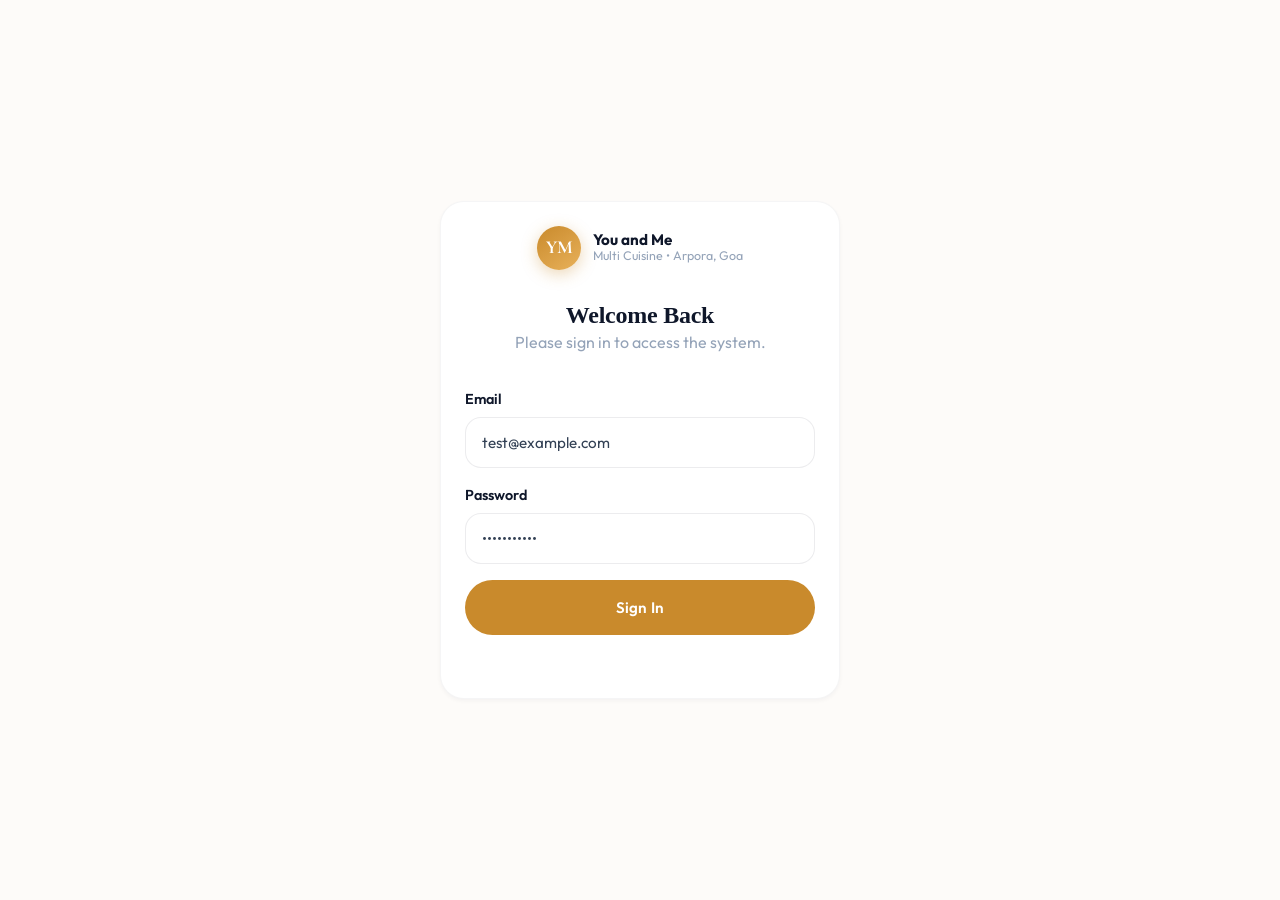
<file: index.html>
<!DOCTYPE html>
<html lang="en">
  <head>
    <meta charset="UTF-8" />
    <meta name="viewport" content="width=device-width, initial-scale=1.0" />
    <title>You and Me Multi Cuisine | Authentic Indian &amp; Goan Flavours in Arpora</title>
    <meta
      name="description"
      content="Discover You and Me Multi Cuisine in Arpora, Goa for authentic Indian favourites, Goan seafood specials, family dining, and table reservations."
    />
    <meta
      name="keywords"
      content="You and Me Multi Cuisine, Arpora restaurant, Goa restaurant, Indian food in Arpora, Goan seafood, family dining Goa"
    />
    <link rel="icon" href="assets/favicon.svg" type="image/svg+xml" />
    <link rel="preconnect" href="https://fonts.googleapis.com" />
    <link rel="preconnect" href="https://fonts.gstatic.com" crossorigin />
    <link
      href="https://fonts.googleapis.com/css2?family=Cormorant+Garamond:wght@600;700&family=Outfit:wght@400;500;600;700&display=swap"
      rel="stylesheet"
    />
    <link rel="stylesheet" href="styles.css" />
    <script defer src="script.js"></script>
    <script type="application/ld+json">
      {
        "@context": "https://schema.org",
        "@type": "Restaurant",
        "name": "You and Me Multi Cuisine",
        "servesCuisine": ["Indian", "Goan", "Seafood", "Multi Cuisine"],
        "address": {
          "@type": "PostalAddress",
          "addressLocality": "Arpora",
          "addressRegion": "Goa",
          "addressCountry": "IN"
        },
        "acceptsReservations": true,
        "priceRange": "₹₹",
        "description": "Family-friendly restaurant in Arpora serving Indian classics, Goan seafood, and comforting multi-cuisine favourites."
      }
    </script>
  </head>
  <body class="loading">
    <a class="skip-link" href="#main-content">Skip to content</a>
    <header class="site-header">
      <div class="shell nav-shell">
        <a class="brand" href="index.html" aria-label="You and Me Multi Cuisine home">
          <span class="brand-mark">YM</span>
          <span class="brand-copy">
            <strong>You and Me</strong>
            <small>Multi Cuisine • Arpora, Goa</small>
          </span>
        </a>
        <button
          class="mobile-toggle"
          type="button"
          data-mobile-toggle
          aria-expanded="false"
          aria-controls="site-nav"
        >
          <span></span>
          <span></span>
          <span></span>
          <span class="sr-only">Toggle menu</span>
        </button>
        <nav class="site-nav" id="site-nav" data-site-nav aria-label="Primary">
          <a href="index.html">Home</a>
          <a href="about.html">About</a>
          <a href="order.html">Order</a>
          <a href="gallery.html">Gallery</a>
          <a href="reservations.html">Reservations</a>
          <a href="reviews.html">Reviews</a>
          <a href="contact.html">Contact</a>
          <a href="admin.html">Admin</a>
        </nav>
      </div>
    </header>

    <main id="main-content">
      <section class="hero">
        <div class="hero-bg">
          <img
            src="assets/images/hero-bg.png"
            alt="Beautifully arranged Indian dishes on a warm restaurant table"
            width="1600"
            height="800"
          />
        </div>
        <div class="hero-content">
          <div class="shell hero-grid">
            <div class="hero-panel reveal">
              <div class="hero-copy">
                <p class="eyebrow">Authentic Dining in Arpora</p>
                <h1>Authentic Indian &amp; Goan Flavours in Arpora</h1>
                <p class="lead">
                  From Butter Chicken to King Prawns Masala, experience a dining journey crafted
                  with passion, fresh ingredients, and warm Goan hospitality.
                </p>
                <div class="btn-row hero-actions">
                  <a class="btn" href="order.html">Build Your Order</a>
                  <a class="btn btn-secondary" href="reservations.html">Reserve a Table</a>
                </div>
                <ul class="hero-points">
                  <li>Family-friendly ambience</li>
                  <li>Fresh seafood favourites</li>
                  <li>Comfortable indoor seating</li>
                  <li>Perfect for celebrations</li>
                </ul>
              </div>
            </div>

            <div class="hero-side">
              <article class="kicker-card reveal">
                <p class="eyebrow">Dining Snapshot</p>
                <h2>Where local spice meets relaxed Goan evenings</h2>
                <p>
                  Built for family lunches, romantic dinners, and group gatherings with a menu that
                  balances Indian classics and seafood highlights.
                </p>
                <div class="kicker-grid" style="margin-top: 1.25rem">
                  <div>
                    <p class="stat-value">4.8</p>
                    <p class="muted">Guest satisfaction</p>
                  </div>
                  <div>
                    <p class="stat-value">30+</p>
                    <p class="muted">Signature dishes</p>
                  </div>
                </div>
              </article>

              <article class="info-card reveal">
                <h2>Today's highlights</h2>
                <ul class="mini-list">
                  <li>Butter Chicken with velvety tomato gravy</li>
                  <li>King Prawns Masala finished with coastal spices</li>
                  <li>Freshly prepared curries, grills, and breads</li>
                </ul>
                <div class="tag-row" style="margin-top: 1.25rem">
                  <span class="tag">Indoor Dining</span>
                  <span class="tag">Group Bookings</span>
                  <span class="tag">Seafood Specials</span>
                </div>
              </article>
            </div>
          </div>
        </div>
      </section>

      <section class="section">
        <div class="shell">
          <div class="section-head">
            <div>
              <p class="eyebrow">Featured Dishes</p>
              <h2>Guest favourites worth coming back for</h2>
            </div>
            <a class="btn-text" href="order.html">See the full menu</a>
          </div>
          <div class="card-grid four-up">
            <article class="preview-card reveal">
              <img
                src="assets/images/butter-chicken.png"
                alt="Butter Chicken served in a dark bowl with cream garnish"
                width="1200"
                height="900"
              />
              <div class="preview-card-copy">
                <div class="tag-row">
                  <span class="price-tag">₹455</span>
                </div>
                <h3>Butter Chicken</h3>
                <p class="muted">Rich, creamy, and balanced with a gentle smokiness.</p>
              </div>
            </article>
            <article class="preview-card reveal">
              <img
                src="assets/images/king-prawns.png"
                alt="King Prawns Masala on a white ceramic plate"
                width="1200"
                height="900"
                loading="lazy"
              />
              <div class="preview-card-copy">
                <div class="tag-row">
                  <span class="price-tag">₹695</span>
                </div>
                <h3>King Prawns Masala</h3>
                <p class="muted">A coastal signature layered with warmth, depth, and spice.</p>
              </div>
            </article>
            <article class="preview-card reveal">
              <img
                src="assets/images/goan-fish-curry.png"
                alt="Goan Fish Curry in a traditional clay bowl"
                width="1200"
                height="900"
                loading="lazy"
              />
              <div class="preview-card-copy">
                <div class="tag-row">
                  <span class="price-tag">₹355</span>
                </div>
                <h3>Goan Fish Curry</h3>
                <p class="muted">Bright coastal flavours built around a comforting curry base.</p>
              </div>
            </article>
            <article class="preview-card reveal">
              <img
                src="assets/images/chef-special.png"
                alt="Multi-cuisine platter with various curry dishes and naan"
                width="1200"
                height="900"
                loading="lazy"
              />
              <div class="preview-card-copy">
                <div class="tag-row">
                  <span class="price-tag">Chef's Pick</span>
                </div>
                <h3>Multi-Cuisine Platter</h3>
                <p class="muted">Ideal for groups wanting a mix of curries, rice, and breads.</p>
              </div>
            </article>
          </div>
        </div>
      </section>

      <section class="section-tight" style="background: var(--color-surface-warm)">
        <div class="shell">
          <div class="section-head">
            <div>
              <p class="eyebrow">Why Choose Us</p>
              <h2>Built for relaxed meals and memorable moments</h2>
            </div>
          </div>
          <div class="card-grid four-up">
            <article class="feature-card reveal">
              <h3>Fresh Seafood</h3>
              <p>Seafood favourites inspired by Goa's coast and prepared to order.</p>
            </article>
            <article class="feature-card reveal">
              <h3>Traditional Recipes</h3>
              <p>Comforting Indian mains prepared with familiar flavours and house balance.</p>
            </article>
            <article class="feature-card reveal">
              <h3>Family-Friendly Setting</h3>
              <p>Easy seating, welcoming service, and a menu that suits different tastes.</p>
            </article>
            <article class="feature-card reveal">
              <h3>Experienced Kitchen Team</h3>
              <p>Carefully crafted dishes that keep quality high from lunch through dinner.</p>
            </article>
          </div>
        </div>
      </section>

      <section class="section">
        <div class="shell">
          <div class="section-head">
            <div>
              <p class="eyebrow">Customer Reviews</p>
              <h2>What guests love about dining with us</h2>
            </div>
            <a class="btn-text" href="reviews.html">Read more reviews</a>
          </div>
          <div class="review-grid">
            <article class="review-card reveal">
              <div class="review-stars" aria-label="5 out of 5 stars">★★★★★</div>
              <p>
                "The seafood was fresh, the curries were full of flavour, and the whole place felt
                welcoming from the moment we walked in."
              </p>
              <p class="meta-line" style="margin-top: 1rem">A family dinner guest</p>
            </article>
            <article class="review-card reveal">
              <div class="review-stars" aria-label="5 out of 5 stars">★★★★★</div>
              <p>
                "Butter Chicken, naan, and the service were all spot on. A great option when you
                want quality food in Arpora."
              </p>
              <p class="meta-line" style="margin-top: 1rem">A returning holidaymaker</p>
            </article>
            <article class="review-card reveal">
              <div class="review-stars" aria-label="5 out of 5 stars">★★★★★</div>
              <p>
                "Perfect for groups. The menu has variety, portions are satisfying, and the space
                is comfortable for longer meals."
              </p>
              <p class="meta-line" style="margin-top: 1rem">A celebration booking guest</p>
            </article>
          </div>
        </div>
      </section>

      <section class="section-tight" style="background: var(--color-surface-warm)">
        <div class="shell">
          <div class="section-head">
            <div>
              <p class="eyebrow">Gallery Preview</p>
              <h2>A glimpse of the space, flavour, and atmosphere</h2>
            </div>
            <a class="btn-text" href="gallery.html">Open the gallery</a>
          </div>
          <div class="gallery-preview-grid card-grid three-up">
            <article class="preview-card reveal">
              <img
                src="assets/images/dining-room.png"
                alt="Warm restaurant interior with amber lighting"
                width="1200"
                height="900"
                loading="lazy"
              />
              <div class="preview-card-copy">
                <h3>Warm Dining Room</h3>
                <p class="muted">Soft lighting, comfortable seating, and an easy evening mood.</p>
              </div>
            </article>
            <article class="preview-card reveal">
              <img
                src="assets/images/seafood-night.png"
                alt="Luxurious seafood dinner spread"
                width="1200"
                height="900"
                loading="lazy"
              />
              <div class="preview-card-copy">
                <h3>Seafood Specials</h3>
                <p class="muted">Coastal dishes designed for leisurely lunches and dinner tables.</p>
              </div>
            </article>
            <article class="preview-card reveal">
              <img
                src="assets/images/family-table.png"
                alt="Family enjoying a meal together at the restaurant"
                width="1200"
                height="900"
                loading="lazy"
              />
              <div class="preview-card-copy">
                <h3>Family Dining Moments</h3>
                <p class="muted">A relaxed space for shared meals, reunions, and celebrations.</p>
              </div>
            </article>
          </div>
        </div>
      </section>

      <section class="section">
        <div class="shell">
          <div class="cta-banner reveal">
            <div class="cta-layout">
              <div>
                <p class="eyebrow" style="color: rgba(245, 240, 232, 0.6)">Reserve Your Table</p>
                <h2>
                  Planning a family meal, celebration, or quiet dinner in Arpora?
                </h2>
                <p>
                  Reserve ahead and let us make the table, timing, and food experience feel easy.
                </p>
              </div>
              <div class="btn-row">
                <a class="btn" href="reservations.html">Book Now</a>
                <a class="btn btn-secondary" href="contact.html">Contact Us</a>
              </div>
            </div>
          </div>
        </div>
      </section>
    </main>

    <footer class="site-footer">
      <div class="shell">
        <div class="footer-grid">
          <div>
            <a class="brand" href="index.html">
              <span class="brand-mark">YM</span>
              <span class="brand-copy">
                <strong>You and Me</strong>
                <small>Multi Cuisine • Arpora, Goa</small>
              </span>
            </a>
            <p class="muted" style="margin-top: 1rem; max-width: 50ch">
              A warm multi-cuisine dining destination for Indian favourites, seafood signatures,
              and family gatherings in Arpora.
            </p>
          </div>
          <div class="footer-links">
            <strong>Explore</strong>
            <a href="about.html">About Us</a>
            <a href="order.html">Order</a>
            <a href="gallery.html">Gallery</a>
            <a href="reviews.html">Reviews</a>
          </div>
          <div class="footer-contact">
            <strong>Visit</strong>
            <a href="contact.html">Arpora, Goa</a>
            <a href="reservations.html">Reserve a table</a>
            <a href="mailto:reservations@youandmemulticuisine.com">Email the team</a>
          </div>
        </div>
        <div class="footer-bottom">
          <span>© <span data-year></span> You and Me Multi Cuisine</span>
          <span>Multi-cuisine dining in Arpora, Goa.</span>
        </div>
      </div>
    </footer>
  </body>
</html>
</file>
<file: styles.css>
/* ===================================================================
   You and Me Multi Cuisine — Restaurant Website Styles
   Natural, warm, professional design for a Goan restaurant
   =================================================================== */

:root {
  /* Premium Refined Light Palette */
  --color-primary: #c98a2c;
  --color-primary-deep: #a8701e;
  --color-primary-light: #e8b15a;
  --color-secondary: #0f172a;
  --color-accent: #f8f1e5;
  --color-background: #fdfbf9;
  --color-surface: #ffffff;
  --color-surface-warm: #f6f3ed;
  --color-surface-dark: #1e293b;
  --color-text: #334155;
  --color-text-light: #64748b;
  --color-muted: #94a3b8;
  --color-border: rgba(15, 23, 42, 0.08);
  --color-border-light: rgba(15, 23, 42, 0.04);

  /* Shadows — Softer, more elevated */
  --shadow-sm: 0 2px 4px rgba(15, 23, 42, 0.04);
  --shadow-md: 0 8px 24px rgba(15, 23, 42, 0.06);
  --shadow-lg: 0 16px 40px rgba(15, 23, 42, 0.08);
  --shadow-xl: 0 24px 64px rgba(15, 23, 42, 0.12);

  /* Radii — slightly more modern/smooth */
  --radius-sm: 12px;
  --radius-md: 16px;
  --radius-lg: 24px;
  --radius-xl: 32px;
  --radius-pill: 999px;

  /* Spacing scale */
  --max-width: 1200px;
  --space-xs: 0.25rem;
  --space-sm: 0.5rem;
  --space-md: 1rem;
  --space-lg: 1.5rem;
  --space-xl: 2rem;
  --space-2xl: 3rem;
  --space-3xl: 4rem;
  --space-4xl: 5.5rem;
  --space-5xl: 7rem;

  --transition: 250ms cubic-bezier(0.4, 0, 0.2, 1);
  --transition-slow: 400ms cubic-bezier(0.4, 0, 0.2, 1);
}

/* ===================== RESET ===================== */
*,
*::before,
*::after {
  box-sizing: border-box;
}

html {
  scroll-behavior: smooth;
  overflow-x: hidden;
}

body {
  margin: 0;
  min-height: 100dvh;
  background: var(--color-background);
  color: var(--color-text);
  font-family: "Outfit", sans-serif;
  font-size: 16px;
  line-height: 1.65;
  -webkit-font-smoothing: antialiased;
  transition: opacity 300ms ease, transform 300ms ease;
  overflow-x: hidden;
}

body.loading {
  opacity: 0;
  transform: translateY(6px);
}

body.nav-open {
  overflow: hidden;
}

img {
  display: block;
  max-width: 100%;
}

a {
  color: inherit;
  text-decoration: none;
}

button,
input,
select,
textarea {
  font: inherit;
}

button {
  border: 0;
  background: none;
  cursor: pointer;
}

textarea {
  resize: vertical;
}

h1, h2, h3, h4, h5, h6 {
  margin: 0;
  font-family: "Cormorant Garamond", serif;
  line-height: 1.15;
  letter-spacing: -0.01em;
  color: var(--color-secondary);
}

p {
  margin: 0;
}

:focus-visible {
  outline: 2px solid var(--color-primary);
  outline-offset: 3px;
}

/* ===================== UTILITIES ===================== */
.skip-link {
  position: absolute;
  top: -3rem;
  left: 1rem;
  z-index: 2000;
  padding: 0.75rem 1rem;
  border-radius: var(--radius-pill);
  background: var(--color-secondary);
  color: #fff;
  transition: top var(--transition);
}

.skip-link:focus {
  top: 1rem;
}

.shell {
  width: min(calc(100% - 2.5rem), var(--max-width));
  margin: 0 auto;
}

.section {
  padding: var(--space-5xl) 0;
}

.section-tight {
  padding: var(--space-3xl) 0;
}

/* Alternate warm background for rhythm */
.section-warm {
  background: var(--color-surface-warm);
}

.section-dark {
  background: var(--color-surface-dark);
  color: #f0ebe4;
}

.section-dark h2,
.section-dark h3 {
  color: #f5f0e8;
}

.section-dark .muted {
  color: rgba(240, 235, 228, 0.65);
}

.section-head {
  display: flex;
  align-items: end;
  justify-content: space-between;
  gap: 1rem;
  margin-bottom: 2.5rem;
}

.section-head h2,
.section-head h1,
.section-head h3 {
  font-size: clamp(1.6rem, 3vw, 2.2rem);
}

.muted {
  color: var(--color-muted);
}

.sr-only {
  position: absolute;
  width: 1px;
  height: 1px;
  padding: 0;
  margin: -1px;
  overflow: hidden;
  clip: rect(0, 0, 0, 0);
  white-space: nowrap;
  border: 0;
}

/* ===================== EYEBROW ===================== */
.eyebrow {
  display: inline-block;
  margin: 0 0 0.75rem;
  color: var(--color-primary-deep);
  font-family: "Outfit", sans-serif;
  font-size: 0.85rem;
  font-weight: 600;
  letter-spacing: 0.15em;
  text-transform: uppercase;
}

/* Only hero and section heads get the line */
.hero-copy .eyebrow,
.page-copy .eyebrow,
.section-head .eyebrow {
  display: inline-flex;
  align-items: center;
  gap: 0.6rem;
}

.hero-copy .eyebrow::before,
.page-copy .eyebrow::before,
.section-head .eyebrow::before {
  content: "";
  width: 2rem;
  height: 2px;
  background: var(--color-primary);
  border-radius: 2px;
}

/* ===================== BUTTONS ===================== */
.btn-row {
  display: flex;
  flex-wrap: wrap;
  gap: 0.9rem;
}

.btn {
  display: inline-flex;
  align-items: center;
  justify-content: center;
  min-height: 48px;
  padding: 0.8rem 1.6rem;
  border: 2px solid transparent;
  border-radius: var(--radius-pill);
  background: var(--color-primary);
  color: #fff;
  font-weight: 600;
  font-size: 0.95rem;
  letter-spacing: 0.01em;
  position: relative;
  overflow: hidden;
  transition:
    transform var(--transition),
    background var(--transition),
    border-color var(--transition),
    box-shadow var(--transition);
}

.btn::after {
  content: '';
  position: absolute;
  top: 50%;
  left: 50%;
  width: 300%;
  height: 300%;
  background: rgba(255, 255, 255, 0.2);
  transform: translate(-50%, -50%) scale(0);
  border-radius: 50%;
  transition: transform 0.5s ease;
}

.btn:hover::after,
.btn:focus-visible::after {
  transform: translate(-50%, -50%) scale(1);
}

.btn:hover,
.btn:focus-visible {
  transform: translateY(-3px) scale(1.02);
  background: var(--color-primary-deep);
  box-shadow: 0 8px 24px rgba(184, 116, 45, 0.4);
}

.btn-secondary {
  background: transparent;
  color: var(--color-secondary);
  border-color: var(--color-border);
}

.btn-secondary:hover,
.btn-secondary:focus-visible {
  background: var(--color-surface);
  border-color: var(--color-primary-light);
  box-shadow: var(--shadow-md);
}

/* Dark-section button variant */
.section-dark .btn-secondary,
.cta-banner .btn-secondary {
  border-color: rgba(255, 255, 255, 0.25);
  color: #f0ebe4;
}

.cta-banner .btn-secondary:hover {
  background: rgba(255, 255, 255, 0.1);
  border-color: rgba(255, 255, 255, 0.4);
}

.btn-text {
  display: inline-flex;
  align-items: center;
  gap: 0.4rem;
  color: var(--color-primary-deep);
  font-weight: 600;
  font-size: 0.95rem;
}

.btn-text::after {
  content: "→";
  transition: transform var(--transition);
}

.btn-text:hover::after,
.btn-text:focus-visible::after {
  transform: translateX(4px);
}

/* ===================== CARDS ===================== */
/* Clean white card — used by default */
.card {
  border: 1px solid var(--color-border-light);
  border-radius: var(--radius-lg);
  background: var(--color-surface);
  box-shadow: var(--shadow-sm);
  transition: box-shadow var(--transition-slow), transform var(--transition);
}

.card:hover {
  box-shadow: var(--shadow-md);
}

/* Glass card — only for hero side, CTA, and special sections */
.glass-card {
  border: 1px solid rgba(255, 255, 255, 0.5);
  border-radius: var(--radius-lg);
  background: rgba(255, 255, 255, 0.7);
  backdrop-filter: blur(12px);
  box-shadow: var(--shadow-sm);
}

/* ===================== HEADER ===================== */
.site-header {
  position: sticky;
  top: 0;
  z-index: 1000;
  border-bottom: 1px solid rgba(255, 255, 255, 0.3);
  background: rgba(253, 251, 249, 0.75);
  backdrop-filter: blur(24px);
  box-shadow: 0 4px 20px rgba(15, 23, 42, 0.03);
  transition: background-color var(--transition);
}

.nav-shell {
  display: flex;
  align-items: center;
  justify-content: space-between;
  gap: 1rem;
  min-height: 76px;
}

.brand {
  display: inline-flex;
  align-items: center;
  gap: 0.75rem;
}

@keyframes floatMark {
  0%, 100% { transform: translateY(0) rotate(0deg); }
  50% { transform: translateY(-3px) rotate(3deg); }
}

.brand-mark {
  display: grid;
  place-items: center;
  width: 2.75rem;
  height: 2.75rem;
  border-radius: 50%;
  background: linear-gradient(145deg, var(--color-primary), var(--color-primary-light));
  color: #fff;
  font-family: "Cormorant Garamond", serif;
  font-size: 1.15rem;
  font-weight: 700;
  box-shadow: 0 4px 16px rgba(201, 138, 44, 0.35);
  transition: transform 0.4s cubic-bezier(0.175, 0.885, 0.32, 1.275);
}

.brand:hover .brand-mark {
  transform: scale(1.1) rotate(-5deg);
  animation: floatMark 2s ease-in-out infinite 0.4s;
}

.brand-copy {
  display: flex;
  flex-direction: column;
  line-height: 1.2;
}

.brand-copy strong {
  font-size: 0.95rem;
  color: var(--color-secondary);
}

.brand-copy small {
  color: var(--color-muted);
  font-size: 0.78rem;
}

.site-nav {
  display: flex;
  align-items: center;
  gap: 0.2rem;
}

.site-nav a {
  position: relative;
  min-height: 40px;
  padding: 0.6rem 0.85rem;
  border-radius: var(--radius-pill);
  color: var(--color-text-light);
  font-size: 0.92rem;
  font-weight: 500;
  transition:
    color var(--transition),
    background var(--transition);
  overflow: hidden;
  z-index: 1;
}

.site-nav a::before {
  content: '';
  position: absolute;
  bottom: 0;
  left: 0;
  width: 100%;
  height: 100%;
  background: rgba(184, 116, 45, 0.08);
  transform: scaleY(0);
  transform-origin: bottom;
  transition: transform 0.3s ease;
  z-index: -1;
  border-radius: var(--radius-pill);
}

.site-nav a:hover::before,
.site-nav a:focus-visible::before,
.site-nav a[aria-current="page"]::before {
  transform: scaleY(1);
}

.site-nav a:hover,
.site-nav a:focus-visible,
.site-nav a[aria-current="page"] {
  color: var(--color-secondary);
}

.mobile-toggle {
  display: none;
  flex-direction: column;
  justify-content: center;
  gap: 0.25rem;
  width: 44px;
  height: 44px;
  padding: 0.7rem;
  border-radius: var(--radius-sm);
  background: transparent;
}

.mobile-toggle span {
  display: block;
  width: 100%;
  height: 2px;
  border-radius: 999px;
  background: var(--color-secondary);
  transition: transform var(--transition), opacity var(--transition);
}

/* ===================== HERO ===================== */
.hero {
  position: relative;
  padding: 0;
  overflow: hidden;
}

@keyframes slowZoom {
  0% { transform: scale(1); }
  100% { transform: scale(1.15); }
}

.hero-bg {
  position: relative;
  width: 100%;
  height: clamp(340px, 50vw, 520px);
  overflow: hidden;
}

.hero-bg img {
  width: 100%;
  height: 100%;
  object-fit: cover;
  animation: slowZoom 25s infinite alternate ease-in-out;
}

.hero-bg::after {
  content: "";
  position: absolute;
  inset: 0;
  background: linear-gradient(
    to bottom,
    rgba(26, 22, 17, 0.15) 0%,
    rgba(26, 22, 17, 0.4) 60%,
    rgba(250, 247, 242, 1) 100%
  );
}

.hero-content {
  position: relative;
  z-index: 2;
  margin-top: -6rem;
}

.hero-grid {
  display: grid;
  grid-template-columns: minmax(0, 1.3fr) minmax(300px, 0.7fr);
  gap: 1.5rem;
  align-items: start;
}

.hero-panel {
  background: var(--color-surface);
  border-radius: var(--radius-xl);
  padding: clamp(1.5rem, 3vw, 2.5rem);
  box-shadow: var(--shadow-xl);
  border: 1px solid var(--color-border-light);
}

.hero-copy h1 {
  max-width: 14ch;
  font-size: clamp(2.4rem, 4.5vw, 3.8rem);
  line-height: 1.08;
  letter-spacing: -0.02em;
}

.hero-copy .lead {
  max-width: 52ch;
  margin-top: 1rem;
  color: var(--color-text-light);
  font-size: 1.05rem;
  line-height: 1.7;
}

.hero-actions {
  margin-top: 1.8rem;
}

.hero-points {
  display: grid;
  grid-template-columns: repeat(2, minmax(0, 1fr));
  gap: 0.75rem;
  padding: 0;
  margin: 1.8rem 0 0;
  list-style: none;
}

.hero-points li {
  position: relative;
  padding-left: 1.2rem;
  color: var(--color-text);
  font-size: 0.92rem;
  font-weight: 500;
}

.hero-points li::before {
  content: "";
  position: absolute;
  top: 0.6rem;
  left: 0;
  width: 6px;
  height: 6px;
  border-radius: 50%;
  background: var(--color-primary);
}

.hero-side {
  display: grid;
  gap: 1rem;
}

.kicker-card,
.info-card {
  padding: 1.25rem;
  border-radius: var(--radius-lg);
  background: var(--color-surface);
  border: 1px solid var(--color-border-light);
  box-shadow: var(--shadow-md);
}

.kicker-card h2,
.info-card h2 {
  font-size: 1.15rem;
  margin-bottom: 0.4rem;
}

.kicker-card p,
.info-card p {
  color: var(--color-text-light);
  font-size: 0.92rem;
}

.kicker-grid {
  display: grid;
  grid-template-columns: repeat(2, minmax(0, 1fr));
  gap: 0.75rem;
}

.stat-value {
  margin: 0;
  font-family: "Playfair Display", serif;
  font-size: clamp(2rem, 3.5vw, 2.8rem);
  line-height: 1;
  color: var(--color-primary-deep);
}

.mini-list {
  display: grid;
  gap: 0.65rem;
  padding: 0;
  margin: 1rem 0 0;
  list-style: none;
}

.mini-list li {
  position: relative;
  padding-left: 1.2rem;
  color: var(--color-text);
  font-size: 0.92rem;
  font-weight: 500;
}

.mini-list li::before {
  content: "";
  position: absolute;
  top: 0.6rem;
  left: 0;
  width: 6px;
  height: 6px;
  border-radius: 50%;
  background: var(--color-primary);
}

.tag-row {
  display: flex;
  flex-wrap: wrap;
  gap: 0.5rem;
}

.tag {
  display: inline-flex;
  align-items: center;
  padding: 0.35rem 0.75rem;
  border-radius: var(--radius-pill);
  background: var(--color-accent);
  color: var(--color-primary-deep);
  font-size: 0.82rem;
  font-weight: 500;
}

/* ===================== PAGE HERO ===================== */
.page-hero {
  padding: 2rem 0 1.5rem;
}

.page-hero-panel {
  padding: clamp(1.8rem, 3vw, 2.5rem);
  border-radius: var(--radius-xl);
  background: linear-gradient(
    135deg,
    var(--color-surface-warm) 0%,
    var(--color-accent) 100%
  );
  border: 1px solid var(--color-border-light);
}

.page-copy h1,
.hero-copy h1 {
  font-family: "Cormorant Garamond", serif;
}

.page-copy h1 {
  font-size: clamp(1.8rem, 4vw, 2.8rem);
  max-width: 22ch;
}

.page-copy .lead {
  color: var(--color-text-light);
  line-height: 1.7;
}

/* ===================== GRIDS ===================== */
.card-grid,
.review-grid,
.gallery-grid,
.stats-grid,
.menu-grid,
.detail-grid,
.category-grid,
.highlights-grid,
.contact-grid,
.kicker-grid,
.footer-grid {
  display: grid;
  gap: 1.25rem;
}

.card-grid.three-up,
.review-grid,
.gallery-preview-grid,
.contact-grid {
  grid-template-columns: repeat(3, minmax(0, 1fr));
}

.card-grid.four-up,
.stats-grid {
  grid-template-columns: repeat(4, minmax(0, 1fr));
}

.menu-grid {
  grid-template-columns: repeat(2, minmax(0, 1fr));
}

.detail-grid {
  grid-template-columns: repeat(2, minmax(0, 1fr));
}

.gallery-grid {
  grid-template-columns: repeat(12, minmax(0, 1fr));
  grid-auto-flow: dense;
}

/* ===================== PREVIEW CARDS ===================== */
.preview-card {
  overflow: hidden;
  border-radius: var(--radius-lg);
  background: var(--color-surface);
  border: 1px solid var(--color-border-light);
  box-shadow: var(--shadow-sm);
  transition: box-shadow 0.4s cubic-bezier(0.175, 0.885, 0.32, 1.275), transform 0.4s cubic-bezier(0.175, 0.885, 0.32, 1.275);
}

.preview-card:hover {
  box-shadow: var(--shadow-xl);
  transform: translateY(-8px) scale(1.02);
}

.preview-card img {
  aspect-ratio: 4 / 3;
  object-fit: cover;
  transition: transform 400ms ease;
}

.preview-card:hover img {
  transform: scale(1.04);
}

.preview-card-copy {
  padding: 1.1rem 1.2rem 1.3rem;
}

.preview-card-copy h3 {
  font-size: 1.05rem;
  margin-bottom: 0.3rem;
}

.preview-card-copy .muted {
  font-size: 0.9rem;
  line-height: 1.5;
}

.price-tag {
  display: inline-flex;
  align-items: center;
  padding: 0.3rem 0.65rem;
  border-radius: var(--radius-pill);
  background: rgba(184, 116, 45, 0.1);
  color: var(--color-primary-deep);
  font-size: 0.88rem;
  font-weight: 700;
}

/* ===================== FEATURE CARDS ===================== */
.feature-card {
  padding: 1.5rem;
  border-radius: var(--radius-lg);
  background: var(--color-surface);
  border: 1px solid var(--color-border-light);
  box-shadow: var(--shadow-sm);
  transition: box-shadow 0.4s ease, transform 0.4s ease;
}

.feature-card:hover {
  box-shadow: var(--shadow-lg);
  transform: translateY(-5px);
}

.feature-card h3 {
  font-size: 1.05rem;
  margin-bottom: 0.5rem;
}

.feature-card p {
  margin: 0;
  color: var(--color-text-light);
  font-size: 0.92rem;
  line-height: 1.6;
}

/* ===================== REVIEW CARDS ===================== */
.review-card {
  padding: 1.5rem;
  border-radius: var(--radius-lg);
  background: var(--color-surface);
  border: 1px solid var(--color-border-light);
  box-shadow: var(--shadow-sm);
}

.review-card p {
  margin: 0;
  color: var(--color-text-light);
  font-size: 0.95rem;
  line-height: 1.65;
}

.review-stars {
  margin-bottom: 0.6rem;
  color: var(--color-primary);
  font-size: 1rem;
  letter-spacing: 0.1em;
}

.meta-line {
  color: var(--color-muted);
  font-size: 0.85rem;
  font-weight: 500;
}

/* Quote card for reviews page */
.quote-card {
  padding: 1.5rem;
  border-radius: var(--radius-lg);
  background: var(--color-surface);
  border: 1px solid var(--color-border-light);
  box-shadow: var(--shadow-sm);
}

.quote-card h3 {
  font-size: 1.05rem;
  margin-bottom: 0.5rem;
}

.quote-card p {
  margin: 0;
  color: var(--color-text-light);
  font-size: 0.93rem;
  line-height: 1.65;
}

.quote-mark {
  display: inline-block;
  margin-bottom: 0.5rem;
  color: var(--color-primary);
  font-family: "Playfair Display", serif;
  font-size: 2.2rem;
  line-height: 0.9;
}

/* ===================== STAT CARDS ===================== */
.stat-card {
  padding: 1.5rem;
  border-radius: var(--radius-lg);
  background: var(--color-surface);
  border: 1px solid var(--color-border-light);
  box-shadow: var(--shadow-sm);
}

.stat-card p {
  margin: 0;
  color: var(--color-text-light);
  font-size: 0.92rem;
}

/* ===================== CATEGORY / BOOKING / CONTACT CARDS ===================== */
.category-card,
.booking-card,
.contact-card {
  padding: 1.5rem;
  border-radius: var(--radius-lg);
  background: var(--color-surface);
  border: 1px solid var(--color-border-light);
  box-shadow: var(--shadow-sm);
}

.category-card h3,
.booking-card h3,
.contact-card h3 {
  font-size: 1.05rem;
  margin-bottom: 0.5rem;
}

.category-card p,
.booking-card p,
.contact-card p {
  margin: 0;
  color: var(--color-text-light);
  font-size: 0.92rem;
  line-height: 1.6;
}

/* ===================== GALLERY ===================== */
.gallery-card {
  grid-column: span 4;
  overflow: hidden;
  padding: 0;
  border-radius: var(--radius-lg);
  background: var(--color-surface);
  border: 1px solid var(--color-border-light);
  box-shadow: var(--shadow-sm);
  transition: box-shadow var(--transition-slow), transform var(--transition);
}

.gallery-card:hover {
  box-shadow: var(--shadow-lg);
  transform: translateY(-2px);
}

.gallery-card.tall {
  grid-row: span 2;
}

.gallery-media {
  position: relative;
  overflow: hidden;
}

.gallery-media img,
.menu-thumb img,
.story-visual img {
  width: 100%;
  height: 100%;
  object-fit: cover;
}

.gallery-trigger {
  display: block;
  width: 100%;
  padding: 0;
  text-align: left;
}

.gallery-trigger:hover img,
.gallery-trigger:focus-visible img,
.menu-item-card:hover .menu-thumb img {
  transform: scale(1.04);
}

.gallery-trigger img,
.menu-thumb img,
.preview-card img {
  transition: transform 400ms ease;
}

.gallery-copy {
  padding: 1rem 1.2rem 1.2rem;
}

.gallery-copy h3 {
  font-size: 1rem;
  margin: 0.4rem 0 0.25rem;
}

.gallery-copy .muted {
  font-size: 0.88rem;
}

/* ===================== FILTERS ===================== */
.filter-row {
  display: flex;
  flex-wrap: wrap;
  gap: 0.5rem;
}

.filter-chip {
  display: inline-flex;
  align-items: center;
  justify-content: center;
  min-height: 38px;
  padding: 0.45rem 0.9rem;
  border: 1px solid var(--color-border);
  border-radius: var(--radius-pill);
  background: var(--color-surface);
  color: var(--color-text-light);
  font-size: 0.88rem;
  font-weight: 500;
  cursor: pointer;
  transition:
    background var(--transition),
    color var(--transition),
    border-color var(--transition),
    transform var(--transition);
}

.filter-chip[aria-pressed="true"] {
  background: var(--color-secondary);
  border-color: var(--color-secondary);
  color: #fff;
}

.filter-chip:hover:not([aria-pressed="true"]),
.filter-chip:focus-visible:not([aria-pressed="true"]) {
  border-color: var(--color-primary-light);
  transform: translateY(-1px);
}

/* ===================== MENU ===================== */
.menu-toolbar,
.gallery-toolbar,
.review-toolbar {
  display: flex;
  flex-wrap: wrap;
  align-items: center;
  justify-content: space-between;
  gap: 1rem;
  margin-bottom: 2rem;
}

.search-wrap {
  position: relative;
  flex: 1 1 300px;
}

.search-wrap label {
  display: block;
  margin-bottom: 0.4rem;
  color: var(--color-secondary);
  font-size: 0.9rem;
  font-weight: 600;
}

.search-wrap input,
.field input,
.field select,
.field textarea {
  width: 100%;
  min-height: 48px;
  padding: 0.75rem 1rem;
  border: 1px solid var(--color-border);
  border-radius: var(--radius-md);
  background: var(--color-surface);
  color: var(--color-text);
  font-size: 0.95rem;
  transition:
    border-color var(--transition),
    box-shadow var(--transition);
}

.field textarea {
  min-height: 140px;
}

.search-wrap input:focus,
.field input:focus,
.field select:focus,
.field textarea:focus {
  border-color: var(--color-primary);
  box-shadow: 0 0 0 3px rgba(184, 116, 45, 0.12);
  outline: none;
}

.menu-item-card {
  display: flex;
  gap: 1rem;
  align-items: center;
  padding: 1rem;
  border-radius: var(--radius-lg);
  background: var(--color-surface);
  border: 1px solid var(--color-border-light);
  box-shadow: var(--shadow-sm);
  transition: box-shadow var(--transition-slow);
}

.menu-item-card:hover {
  box-shadow: var(--shadow-md);
}

.menu-thumb {
  flex: 0 0 96px;
  width: 96px;
  height: 96px;
  overflow: hidden;
  border-radius: var(--radius-md);
}

.menu-thumb img {
  height: 100%;
}

.menu-copy {
  flex: 1;
}

.menu-copy h3 {
  font-size: 1rem;
  margin-bottom: 0.25rem;
}

.menu-copy p {
  margin: 0.2rem 0 0.55rem;
  color: var(--color-text-light);
  font-size: 0.88rem;
  line-height: 1.5;
}

.menu-section + .menu-section {
  margin-top: 2.5rem;
}

.menu-section-head {
  display: flex;
  align-items: center;
  justify-content: space-between;
  gap: 1rem;
  margin-bottom: 1rem;
}

.menu-section-head h2 {
  margin: 0;
  font-size: 1.4rem;
}

.empty-state {
  display: none;
  padding: 2rem;
  border-radius: var(--radius-lg);
  background: var(--color-surface-warm);
  color: var(--color-muted);
  text-align: center;
}

/* ===================== STORY / ABOUT LAYOUT ===================== */
.split-layout {
  display: grid;
  grid-template-columns: minmax(0, 1fr) minmax(0, 1fr);
  gap: 1.5rem;
}

.story-copy {
  padding: 1.5rem;
  border-radius: var(--radius-lg);
  background: var(--color-surface);
  border: 1px solid var(--color-border-light);
  box-shadow: var(--shadow-sm);
}

.story-copy h2 {
  font-size: 1.4rem;
  margin-bottom: 0.75rem;
}

.story-copy p {
  color: var(--color-text-light);
  line-height: 1.7;
  margin-top: 0.75rem;
}

.story-visual {
  padding: 1rem;
  border-radius: var(--radius-lg);
  background: var(--color-surface);
  border: 1px solid var(--color-border-light);
  box-shadow: var(--shadow-sm);
  overflow: hidden;
}

.story-visual img {
  aspect-ratio: 4 / 4.5;
  border-radius: var(--radius-md);
}

/* ===================== CTA BANNER ===================== */
.cta-banner {
  overflow: hidden;
  padding: clamp(2rem, 4vw, 3rem);
  border-radius: var(--radius-xl);
  background:
    linear-gradient(145deg, #1c2028 0%, #2a2d35 50%, #1c2028 100%);
  color: #f0ebe4;
  position: relative;
}

.cta-banner::before {
  content: "";
  position: absolute;
  top: -50%;
  right: -20%;
  width: 60%;
  height: 200%;
  background: radial-gradient(circle, rgba(184, 116, 45, 0.15) 0%, transparent 70%);
  pointer-events: none;
}

.cta-banner h2 {
  color: #f5f0e8;
  font-family: "Cormorant Garamond", serif;
  margin: 0;
}

.cta-banner p {
  color: rgba(240, 235, 228, 0.7);
  margin-top: 0.6rem;
}

.cta-layout {
  display: grid;
  grid-template-columns: minmax(0, 1.2fr) auto;
  align-items: center;
  gap: 2rem;
  position: relative;
  z-index: 1;
}

/* ===================== FORMS ===================== */
.contact-layout {
  display: grid;
  grid-template-columns: minmax(0, 1fr) minmax(0, 1fr);
  align-items: start;
  gap: 1.5rem;
}

.form-panel,
.map-panel {
  padding: 1.5rem;
  border-radius: var(--radius-lg);
  background: var(--color-surface);
  border: 1px solid var(--color-border-light);
  box-shadow: var(--shadow-sm);
}

.form-grid {
  display: grid;
  gap: 1rem;
}

.form-grid.two-col {
  grid-template-columns: repeat(2, minmax(0, 1fr));
}

.field {
  display: grid;
  gap: 0.35rem;
}

.field label {
  color: var(--color-secondary);
  font-size: 0.9rem;
  font-weight: 600;
}

.field .helper {
  color: var(--color-muted);
  font-size: 0.82rem;
}

.form-status {
  min-height: 1.2rem;
  margin: 0.25rem 0 0;
  color: var(--color-primary-deep);
  font-size: 0.92rem;
  font-weight: 500;
}

.hours-list {
  display: grid;
  gap: 0.4rem;
  margin: 0;
}

.hours-list div {
  display: flex;
  justify-content: space-between;
  gap: 1rem;
  font-size: 0.92rem;
}

.map-frame {
  width: 100%;
  min-height: 400px;
  border: 0;
  border-radius: var(--radius-lg);
}

/* ===================== FOOTER ===================== */
.site-footer {
  padding: var(--space-3xl) 0 var(--space-xl);
  background: var(--color-surface-dark);
  color: rgba(240, 235, 228, 0.8);
}

.site-footer .brand-copy strong {
  color: #f5f0e8;
}

.site-footer .brand-copy small {
  color: rgba(240, 235, 228, 0.5);
}

.site-footer .brand-mark {
  box-shadow: 0 4px 12px rgba(184, 116, 45, 0.4);
}

.footer-grid {
  grid-template-columns: 1.4fr 0.8fr 0.8fr;
  align-items: start;
}

.footer-links,
.footer-contact {
  display: grid;
  gap: 0.55rem;
}

.footer-links strong,
.footer-contact strong {
  color: #f5f0e8;
  font-size: 0.9rem;
  margin-bottom: 0.2rem;
}

.footer-links a,
.footer-contact a {
  color: rgba(240, 235, 228, 0.6);
  font-size: 0.9rem;
  transition: color var(--transition);
}

.footer-links a:hover,
.footer-contact a:hover {
  color: var(--color-primary-light);
}

.footer-bottom {
  display: flex;
  justify-content: space-between;
  gap: 1rem;
  margin-top: 2rem;
  padding-top: 1rem;
  border-top: 1px solid rgba(240, 235, 228, 0.1);
  color: rgba(240, 235, 228, 0.4);
  font-size: 0.85rem;
}

/* ===================== LIGHTBOX ===================== */
.lightbox {
  position: fixed;
  inset: 0;
  z-index: 1500;
  display: grid;
  place-items: center;
  padding: 1.5rem;
  background: rgba(15, 13, 10, 0.88);
  opacity: 0;
  visibility: hidden;
  transition:
    opacity var(--transition-slow),
    visibility var(--transition-slow);
}

.lightbox.is-open {
  opacity: 1;
  visibility: visible;
}

.lightbox-dialog {
  position: relative;
  width: min(92vw, 960px);
  border-radius: var(--radius-xl);
  background: var(--color-surface);
  overflow: hidden;
  box-shadow: 0 30px 80px -30px rgba(0, 0, 0, 0.6);
}

.lightbox-close {
  position: absolute;
  top: 1rem;
  right: 1rem;
  z-index: 2;
  width: 42px;
  height: 42px;
  border-radius: 50%;
  background: rgba(26, 22, 17, 0.8);
  color: #fff;
  font-size: 1.3rem;
  display: grid;
  place-items: center;
  transition: background var(--transition);
}

.lightbox-close:hover {
  background: rgba(26, 22, 17, 0.95);
}

.lightbox img {
  width: 100%;
  max-height: 75vh;
  object-fit: cover;
}

.lightbox-caption {
  padding: 1rem 1.2rem 1.2rem;
  color: var(--color-text-light);
  font-size: 0.92rem;
}

/* ===================== ANIMATIONS ===================== */
.reveal {
  opacity: 0;
  transform: translateY(30px) scale(0.95);
  transition:
    opacity 800ms cubic-bezier(0.25, 1, 0.5, 1),
    transform 800ms cubic-bezier(0.25, 1, 0.5, 1);
}

.reveal.is-visible {
  opacity: 1;
  transform: translateY(0) scale(1);
}

.hidden-card {
  display: none;
}

/* ===================== RESPONSIVE ===================== */
@media (max-width: 960px) {
  .site-header {
    backdrop-filter: none;
    background: rgba(253, 251, 249, 0.98);
  }

  .mobile-toggle {
    display: inline-flex;
    z-index: 2000;
  }

  .site-nav {
    position: fixed;
    top: 0;
    right: 0;
    left: 0;
    bottom: 0;
    display: flex;
    flex-direction: column;
    align-items: center;
    justify-content: center;
    gap: 1.5rem;
    padding: 2rem;
    border-radius: 0;
    background: rgba(15, 23, 42, 0.98);
    backdrop-filter: blur(20px);
    box-shadow: none;
    opacity: 0;
    visibility: hidden;
    transform: translateY(10px);
    transition:
      opacity 0.4s cubic-bezier(0.16, 1, 0.3, 1),
      visibility 0.4s cubic-bezier(0.16, 1, 0.3, 1),
      transform 0.4s cubic-bezier(0.16, 1, 0.3, 1);
  }

  .site-nav a {
    color: rgba(255, 255, 255, 0.7);
    padding: 0.5rem;
    font-size: 1.5rem;
    font-family: "Cormorant Garamond", serif;
  }

  .site-nav a:hover,
  .site-nav a:focus-visible,
  .site-nav a[aria-current="page"] {
    background: transparent;
    color: #fff;
    transform: scale(1.05);
  }

  .site-nav a::before {
    display: none;
  }

  .site-nav.is-open {
    opacity: 1;
    visibility: visible;
    transform: translateY(0);
  }

  .mobile-toggle[aria-expanded="true"] span:nth-child(1) {
    transform: translateY(8px) rotate(45deg);
    background: #fff;
  }

  .mobile-toggle[aria-expanded="true"] span:nth-child(2) {
    opacity: 0;
  }

  .mobile-toggle[aria-expanded="true"] span:nth-child(3) {
    transform: translateY(-8px) rotate(-45deg);
    background: #fff;
  }

  .hero-grid,
  .cta-layout,
  .contact-layout,
  .split-layout {
    grid-template-columns: 1fr;
  }

  .card-grid.three-up,
  .card-grid.four-up,
  .stats-grid,
  .footer-grid,
  .gallery-preview-grid {
    grid-template-columns: repeat(2, minmax(0, 1fr));
  }

  .menu-grid,
  .detail-grid,
  .form-grid.two-col,
  .contact-grid {
    grid-template-columns: 1fr;
  }

  .gallery-card {
    grid-column: span 6;
  }
}

@media (max-width: 700px) {
  .section {
    padding: var(--space-3xl) 0;
  }

  .hero-copy h1 {
    font-size: clamp(2rem, 10vw, 2.8rem);
  }

  .hero-bg {
    height: 260px;
  }

  .hero-content {
    margin-top: -3rem;
  }

  .hero-points,
  .kicker-grid,
  .card-grid.three-up,
  .card-grid.four-up,
  .stats-grid,
  .gallery-preview-grid,
  .footer-grid,
  .contact-grid {
    grid-template-columns: 1fr;
  }

  .review-grid {
    grid-template-columns: 1fr;
  }

  .section-head,
  .menu-toolbar,
  .gallery-toolbar,
  .review-toolbar,
  .menu-section-head,
  .footer-bottom {
    align-items: start;
    flex-direction: column;
  }

  .gallery-card {
    grid-column: span 12;
  }

  .menu-item-card {
    flex-direction: column;
    align-items: stretch;
  }

  .menu-thumb {
    width: 100%;
    height: 200px;
  }

  .page-hero-panel {
    padding: 1.5rem;
  }
}

@media (prefers-reduced-motion: reduce) {
  html {
    scroll-behavior: auto;
  }

  *,
  *::before,
  *::after {
    animation-duration: 1ms !important;
    animation-iteration-count: 1 !important;
    transition-duration: 1ms !important;
    scroll-behavior: auto !important;
  }

  .reveal {
    opacity: 1;
    transform: none;
  }
}

/* ===================== ADMIN PANEL (DASHBOARD LAYOUT) ===================== */
.admin-section {
  padding-block: 2rem;
  background-color: var(--color-surface-warm);
}

.admin-dashboard-layout {
  display: grid;
  grid-template-columns: 280px 1fr;
  gap: 2rem;
  align-items: start;
}

/* Sidebar & Stats */
.admin-sidebar {
  display: flex;
  flex-direction: column;
  gap: 1.5rem;
  position: sticky;
  top: 6rem;
}

.admin-summary-grid {
  display: flex;
  flex-direction: column;
  gap: 1rem;
}

.admin-stat-card {
  padding: 1.25rem;
  border-radius: var(--radius-lg);
  background: rgba(255, 255, 255, 0.7);
  backdrop-filter: blur(12px);
  border: 1px solid rgba(255, 255, 255, 0.3);
  box-shadow: 0 4px 20px rgba(0, 0, 0, 0.03);
  display: flex;
  align-items: center;
  gap: 1rem;
  transition: transform 0.2s ease, box-shadow 0.2s ease;
}

.admin-stat-card:hover {
  transform: translateY(-2px);
  box-shadow: 0 8px 30px rgba(0, 0, 0, 0.06);
}

.stat-icon {
  font-size: 1.5rem;
  padding: 0.75rem;
  background: var(--color-surface);
  border-radius: var(--radius-md);
  box-shadow: var(--shadow-sm);
}

.stat-content {
  display: flex;
  flex-direction: column;
}

.stat-content span {
  color: var(--color-text-light);
  font-size: 0.85rem;
  font-weight: 500;
  text-transform: uppercase;
  letter-spacing: 0.05em;
}

.stat-content strong {
  font-family: "Playfair Display", serif;
  font-size: 1.8rem;
  line-height: 1;
  color: var(--color-primary-deep);
  margin-top: 0.25rem;
}

/* Tabs */
.admin-tabs {
  display: flex;
  flex-direction: column;
  gap: 0.5rem;
  background: rgba(255, 255, 255, 0.7);
  backdrop-filter: blur(12px);
  padding: 0.75rem;
  border-radius: var(--radius-lg);
  border: 1px solid rgba(255, 255, 255, 0.3);
  box-shadow: 0 4px 20px rgba(0, 0, 0, 0.03);
}

.admin-tab-btn {
  padding: 0.75rem 1rem;
  border-radius: var(--radius-md);
  border: none;
  background: transparent;
  text-align: left;
  font-weight: 500;
  color: var(--color-text-light);
  cursor: pointer;
  transition: all 0.2s ease;
}

.admin-tab-btn:hover {
  background: rgba(0, 0, 0, 0.03);
  color: var(--color-text);
}

.admin-tab-btn[aria-pressed="true"] {
  background: var(--color-primary-deep);
  color: white;
  box-shadow: var(--shadow-sm);
}

/* Main Content Area */
.admin-main {
  display: flex;
  flex-direction: column;
  gap: 1.5rem;
  transition: opacity 0.3s ease;
}

.admin-control-bar {
  display: flex;
  align-items: center;
  justify-content: space-between;
  gap: 1rem;
  padding: 1rem;
  background: rgba(255, 255, 255, 0.8);
  backdrop-filter: blur(12px);
  border: 1px solid rgba(255, 255, 255, 0.4);
  border-radius: var(--radius-lg);
  box-shadow: 0 4px 15px rgba(0, 0, 0, 0.02);
}

.admin-search {
  position: relative;
  flex: 1;
  max-width: 400px;
}

.search-icon {
  position: absolute;
  left: 1rem;
  top: 50%;
  transform: translateY(-50%);
  color: var(--color-muted);
}

.admin-search input {
  width: 100%;
  padding: 0.75rem 1rem 0.75rem 3rem;
  border-radius: var(--radius-pill);
  border: 1px solid var(--color-border);
  background: var(--color-surface);
  transition: all 0.2s ease;
}

.admin-search input:focus {
  outline: none;
  border-color: var(--color-primary);
  box-shadow: 0 0 0 3px rgba(183, 157, 108, 0.1);
}

.admin-action-row {
  display: flex;
  gap: 0.5rem;
}

.btn-sm {
  padding: 0.4rem 1rem;
  font-size: 0.85rem;
}

.database-status {
  text-align: right;
  font-size: 0.85rem;
  color: var(--color-text-light);
  margin-top: -0.5rem;
}

/* Records List & Cards */
.admin-list {
  display: flex;
  flex-direction: column;
  gap: 1rem;
}

.admin-empty {
  padding: 4rem 2rem;
  text-align: center;
  color: var(--color-muted);
  background: rgba(255, 255, 255, 0.5);
  border-radius: var(--radius-lg);
  border: 1px dashed var(--color-border);
}

.admin-record {
  padding: 1.5rem;
  border-radius: var(--radius-lg);
  background: rgba(255, 255, 255, 0.85);
  backdrop-filter: blur(12px);
  border: 1px solid rgba(255, 255, 255, 0.5);
  box-shadow: 0 4px 15px rgba(0, 0, 0, 0.03);
  display: flex;
  flex-direction: column;
  gap: 1.25rem;
  transition: transform 0.2s ease, box-shadow 0.2s ease;
}

.admin-record:hover {
  transform: translateY(-2px);
  box-shadow: 0 8px 25px rgba(0, 0, 0, 0.06);
}

.admin-record-head {
  display: flex;
  justify-content: space-between;
  align-items: center;
  gap: 1rem;
  padding-bottom: 1rem;
  border-bottom: 1px solid rgba(0, 0, 0, 0.05);
}

.admin-record-kicker {
  font-size: 0.8rem;
  color: var(--color-primary-deep);
  text-transform: uppercase;
  letter-spacing: 0.05em;
  font-weight: 600;
  margin-bottom: 0.25rem;
}

.admin-record-head h3 {
  font-size: 1.25rem;
  margin: 0;
  color: var(--color-text);
}

/* Status Pill */
.admin-status-wrap {
  position: relative;
  border-radius: var(--radius-pill);
  overflow: hidden;
}

.admin-status-wrap::after {
  content: "";
  position: absolute;
  right: 1rem;
  top: 50%;
  transform: translateY(-50%);
  width: 8px;
  height: 8px;
  border-radius: 50%;
  background: var(--color-primary);
  pointer-events: none;
}

.admin-status-wrap[data-status-color="completed"]::after,
.admin-status-wrap[data-status-color="confirmed"]::after {
  background: #10b981;
}

.admin-status-wrap[data-status-color="cancelled"]::after,
.admin-status-wrap[data-status-color="no-show"]::after {
  background: #ef4444;
}

.admin-status-wrap[data-status-color="new"]::after {
  background: #f59e0b;
}

.admin-status-select {
  appearance: none;
  padding: 0.5rem 2.25rem 0.5rem 1.25rem;
  border-radius: var(--radius-pill);
  border: 1px solid rgba(0, 0, 0, 0.08);
  background: var(--color-surface);
  font-size: 0.85rem;
  font-weight: 600;
  color: var(--color-secondary);
  cursor: pointer;
  transition: all 0.2s ease;
}

.admin-status-select:hover {
  background: rgba(0, 0, 0, 0.02);
}

.admin-detail-grid {
  display: grid;
  grid-template-columns: repeat(auto-fit, minmax(180px, 1fr));
  gap: 1.25rem;
}

.admin-detail-grid div {
  display: flex;
  flex-direction: column;
  gap: 0.2rem;
}

.admin-detail-grid span {
  font-size: 0.8rem;
  color: var(--color-text-light);
  text-transform: uppercase;
  letter-spacing: 0.05em;
}

.admin-detail-grid strong {
  font-size: 0.95rem;
  color: var(--color-text);
}

.admin-order-items {
  padding: 1.25rem;
  background: rgba(0, 0, 0, 0.02);
  border-radius: var(--radius-md);
  display: flex;
  flex-direction: column;
  gap: 0.75rem;
}

.admin-order-items div {
  display: flex;
  justify-content: space-between;
  font-size: 0.95rem;
  border-bottom: 1px dashed rgba(0,0,0,0.05);
  padding-bottom: 0.5rem;
}

.admin-order-items div:last-child {
  border-bottom: none;
  padding-bottom: 0;
}

.admin-actions {
  display: flex;
  justify-content: space-between;
  align-items: center;
  padding-top: 1rem;
  border-top: 1px solid rgba(0, 0, 0, 0.05);
}

.admin-record-id {
  font-size: 0.8rem;
  color: var(--color-muted);
  font-family: ui-monospace, SFMono-Regular, Menlo, Monaco, Consolas, monospace;
}

.btn-danger {
  background: transparent;
  color: #ef4444;
  border-color: rgba(239, 68, 68, 0.2);
}

.btn-danger:hover {
  background: #fef2f2;
  border-color: #ef4444;
}

/* Media Queries for Admin Panel */
@media (max-width: 960px) {
  .admin-dashboard-layout {
    grid-template-columns: 1fr;
  }

  .admin-sidebar {
    position: static;
    gap: 1rem;
  }

  .admin-summary-grid {
    flex-direction: row;
    overflow-x: auto;
    padding-bottom: 0.5rem;
    scrollbar-width: none;
  }

  .admin-summary-grid::-webkit-scrollbar {
    display: none;
  }

  .admin-stat-card {
    min-width: 200px;
    flex: 1;
  }

  .admin-tabs {
    flex-direction: row;
    overflow-x: auto;
  }

  .admin-tab-btn {
    white-space: nowrap;
  }
}

@media (max-width: 600px) {
  .admin-control-bar {
    flex-direction: column;
    align-items: stretch;
  }

  .admin-search {
    max-width: none;
  }

  .admin-record-head {
    flex-direction: column;
    align-items: flex-start;
  }

  .admin-status-wrap {
    align-self: flex-start;
  }
}
</file>
